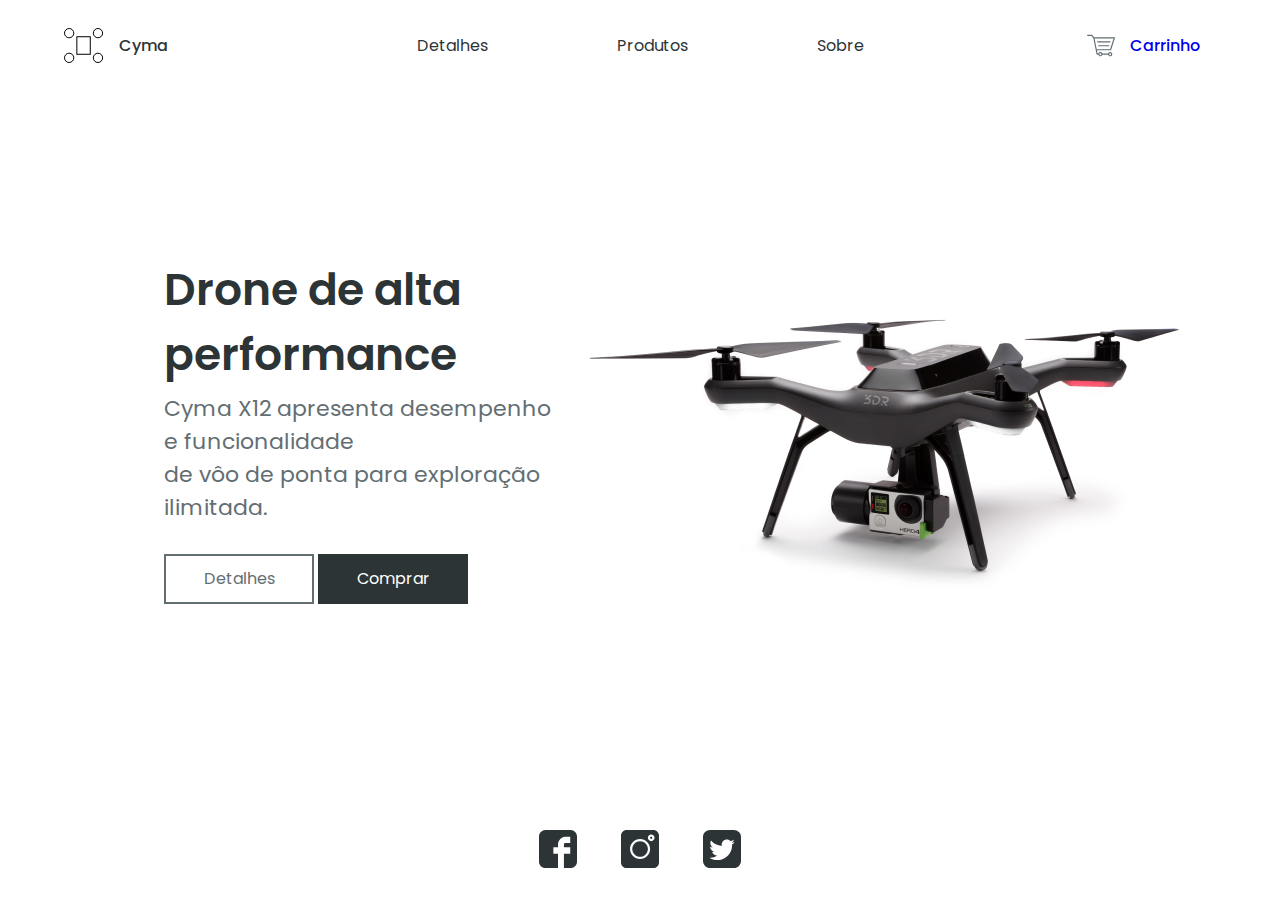
<file: index.html>
<!DOCTYPE html>
<html lang="pt-br">
<head>
  <!-- Meta Tags -->
  <meta charset="UTF-8">
  <title>Cyma - Drones de alta performance</title>
  <meta name="viewport" content="width=device-width, initial-scale=1.0">
  <meta http-equiv="X-UA-Compatible" content="ie=edge">
  <meta name="author" content="Helder Avila">
  <meta name="description" content="As soluções de tecnologia Cyma avançam as oportunidades de negócios, criando melhores maneiras de navegar no céu e pesquisar áreas e outras coisas.">

  <!-- SEO -->
  <meta property="og:type" content="website"/>
  <meta property="og:title" content="Cyma - Drones de alta performance"/>
  <meta property="og:description" content="As soluções de tecnologia Cyma avançam as oportunidades de negócios, criando melhores maneiras de navegar no céu e pesquisar áreas e outras coisas."/>
  <meta property="og:url" content="http://cymadrones.com.br"/>
  <meta property="og:image" content="http://cymadrones/img/og-image.png"/>

  <!-- Style -->
  <link href="https://fonts.googleapis.com/css?family=Poppins:400,500&display=swap" rel="stylesheet"/>
  <link rel="shortcut icon" href="img/favicon-32x32.png">
  <link rel="stylesheet" href="css/style.css">
</head>
<body>
  <!-- header -->
  <header>
    <div class="logo-container">
      <img src="img/logo-drone.svg" alt="logo">
      <a href="index.html"><h4 class="logo">Cyma</h4></a>
    </div>
    <nav>
      <ul class="nav-links">
        <li><a class="nav-link" href="detalhes.html">Detalhes</a></li>
        <li><a class="nav-link" href="produtos.html">Produtos</a></li>
        <li><a class="nav-link" href="sobre.html">Sobre</a></li>
      </ul>
    </nav>
    <div class="cart">
        <img src="img/cart.svg" alt="cart">
        <h4><a href="#" onclick="pop()">Carrinho</a></h4>
    </div>
  </header>
  <!-- Popup Carrinho -->
  <div class="box" id="box">
      <h1>Nenhum item no carrinho!</h1>
    </div>
  <!-- Conteudo Principal -->
  <main>
    <section class="presentation">
      <div class="introduction">
        <div class="intro-text">
          <h1>Drone de alta performance</h1>
          <p>Cyma X12 apresenta desempenho e funcionalidade<br>  de vôo de ponta
            para exploração ilimitada.</p>
        </div>
        <div class="btn">
          <button class="btn-about" onclick="window.location.href = 'detalhes.html';">Detalhes</button>
          <button class="btn-buy" onclick="window.location.href = 'produtos.html';">Comprar</button>
        </div>
      </div>
      <div class="cover">
        <img src="img/drone-cyma.png" alt="drone-cyma">
      </div>
    </section>
  </main>
  <!-- Rodapé -->
  <footer>
    <div class="social">
      <a href="#"><img class="img-social" src="img/facebook-logo.svg" alt="facebook-logo"></a>
      <a href="#"><img class="img-social" src="img/instagram-logo.svg" alt="instagram-logo"></a>
      <a href="#"><img class="img-social" src="img/twitter-logo.svg" alt="twitter-logo"></a>
    </div>
  </footer>
  <!-- Javascript -->
  <script src="js/main.js"></script>
  <!-- Global site tag (gtag.js) - Google Analytics -->
  <script async src="https://www.googletagmanager.com/gtag/js?id=UA-148326842-1"></script>
  <script>
    window.dataLayer = window.dataLayer || [];
    function gtag(){dataLayer.push(arguments);}
    gtag('js', new Date());
    gtag('config', 'UA-148326842-1');
  </script>
</body>
</html>
</file>
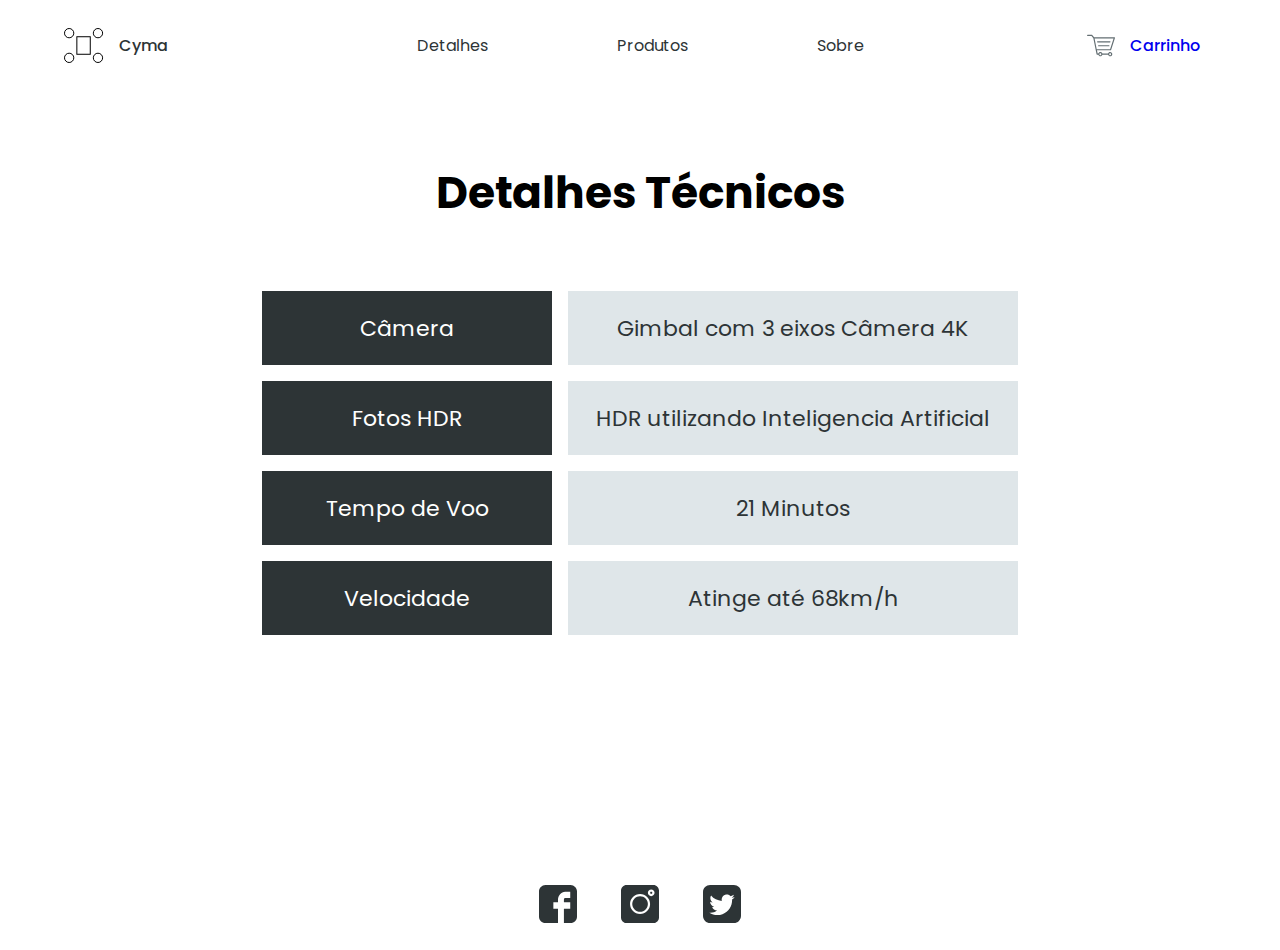
<file: detalhes.html>
<!DOCTYPE html>
<html lang="pt-br">
<head>
  <!-- Meta Tags -->
  <meta charset="UTF-8">
  <title>Cyma - Detalhes Técnicos Drone Cyma x12</title>
  <meta name="viewport" content="width=device-width, initial-scale=1.0">
  <meta http-equiv="X-UA-Compatible" content="ie=edge">
  <meta name="author" content="Helder Avila">
  <meta name="description" content="As soluções de tecnologia Cyma avançam as oportunidades de negócios, criando melhores maneiras de navegar no céu e pesquisar áreas e outras coisas.">

  <!-- SEO -->
  <meta property="og:type" content="website"/>
  <meta property="og:title" content="Cyma - Drones de alta performace"/>
  <meta property="og:description" content="As soluções de tecnologia Cyma avançam as oportunidades de negócios, criando melhores maneiras de navegar no céu e pesquisar áreas e outras coisas."/>
  <meta property="og:url" content="http://cymadrones/detalhes.html"/>
  <meta property="og:image" content="http://cymadrones/img/og-image.png"/>

  <!-- Stylet -->
  <link href="https://fonts.googleapis.com/css?family=Poppins:400,500&display=swap" rel="stylesheet"/>
  <link rel="shortcut icon" href="img/favicon-32x32.png">
  <link rel="stylesheet" href="css/style.css">

</head>
<body>
  <!-- header -->
  <header>
    <div class="logo-container">
      <img src="img/logo-drone.svg" alt="logo">
      <a href="index.html"><h4 class="logo">Cyma</h4></a>
    </div>
    <nav>
      <ul class="nav-links">
        <li><a class="nav-link" href="detalhes.html">Detalhes</a></li>
        <li><a class="nav-link" href="produtos.html">Produtos</a></li>
        <li><a class="nav-link" href="sobre.html">Sobre</a></li>
      </ul>
    </nav>
    <div class="cart">
        <img src="img/cart.svg" alt="cart">
        <h4><a href="#" onclick="pop()">Carrinho</a></h4>
    </div>
  </header>
    <!-- Popup Carrinho -->
    <div class="box" id="box">
      <h1>Nenhum item no carrinho!</h1>
    </div>
  <!-- Conteudo Principal -->
  <main>
    <section class="container">
      <div class="details">
        <h1>Detalhes Técnicos </h1>
        <table>
          <tr>
            <th>Câmera</th>
            <td>Gimbal com 3 eixos Câmera 4K</td>
          </tr>
          <tr>
            <th>Fotos HDR</th>
            <td>HDR utilizando Inteligencia Artificial</td>
          </tr>
          <tr>
            <th>Tempo de Voo</th>
            <td>21 Minutos</td>
          </tr>
          <tr>   
            <th>Velocidade</th>
            <td>Atinge até 68km/h</td>
          </tr>        
        </table>
      </div>
    </section>
  </main>
  <!-- Rodapé -->
  <footer>
    <div class="social">
      <a href="#"><img class="img-social" src="img/facebook-logo.svg" alt="facebook-logo"></a>
      <a href="#"><img class="img-social" src="img/instagram-logo.svg" alt="instagram-logo"></a>
      <a href="#"><img class="img-social" src="img/twitter-logo.svg" alt="twitter-logo"></a>
    </div>
  </footer>
  <!-- Javascript -->
  <script src="js/main.js"></script>
  <!-- Global site tag (gtag.js) - Google Analytics -->
  <script async src="https://www.googletagmanager.com/gtag/js?id=UA-148326842-1"></script>
  <script>
    window.dataLayer = window.dataLayer || [];
    function gtag(){dataLayer.push(arguments);}
    gtag('js', new Date());
    gtag('config', 'UA-148326842-1');
  </script>
</body>
</html>
</file>
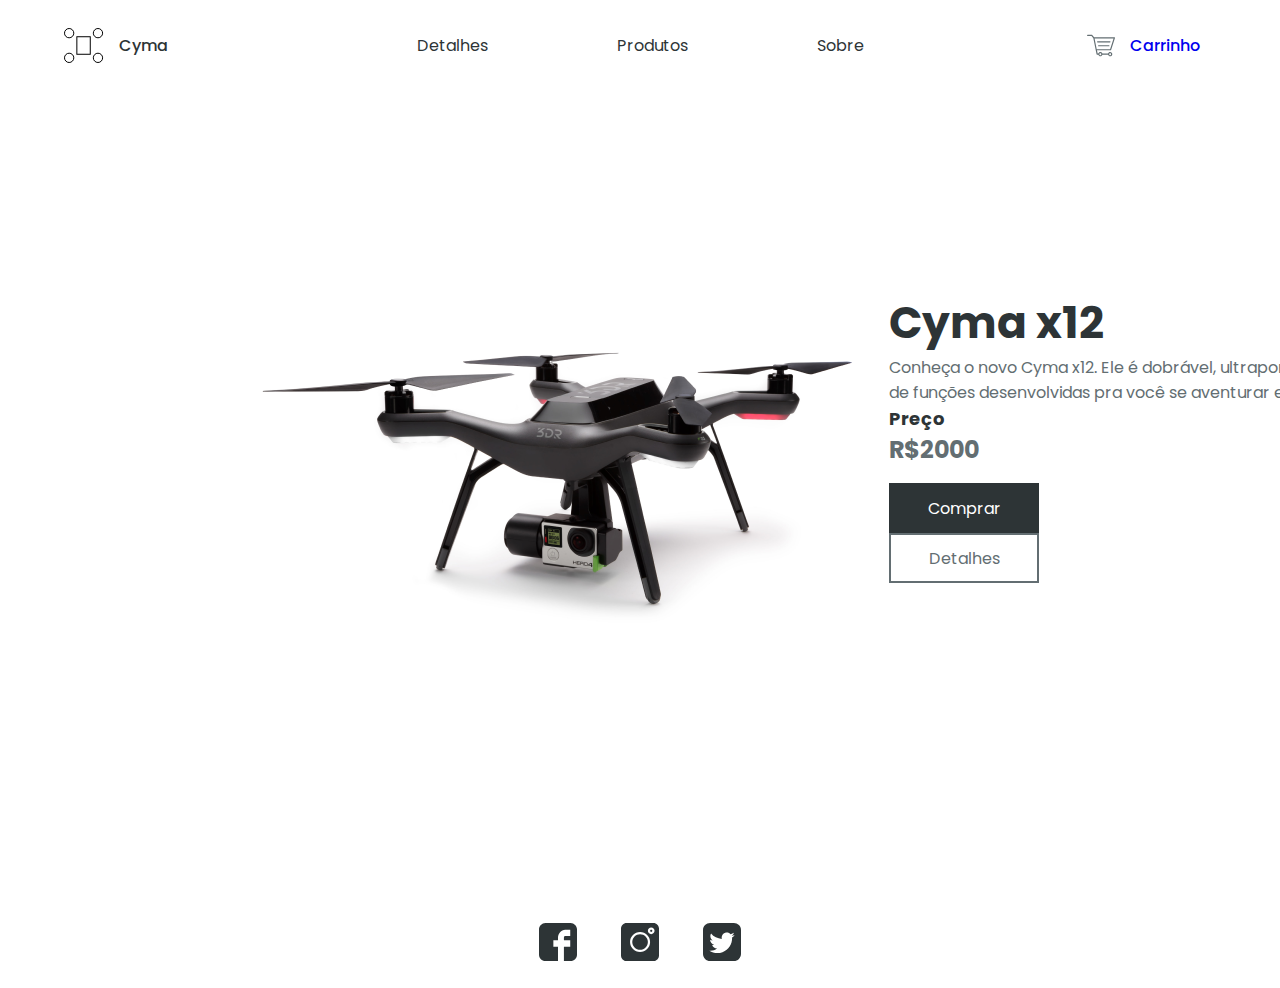
<file: produtos.html>
<!DOCTYPE html>
<html lang="pt-br">
<head>
  <!-- Meta Tags -->  
  <meta charset="UTF-8">
  <title>Cyma - Produtos</title>
  <meta name="viewport" content="width=device-width, initial-scale=1.0">
  <meta http-equiv="X-UA-Compatible" content="ie=edge">
  <meta name="author" content="Helder Avila">
  <meta name="description" content="As soluções de tecnologia Cyma avançam as oportunidades de negócios, criando melhores maneiras de navegar no céu e pesquisar áreas e outras coisas.">

  <!-- SEO -->
  <meta property="og:type" content="website"/>
  <meta property="og:title" content="Cyma - Drones de alta performace"/>
  <meta property="og:description" content="As soluções de tecnologia Cyma avançam as oportunidades de negócios, criando melhores maneiras de navegar no céu e pesquisar áreas e outras coisas."/>
  <meta property="og:url" content="http://cymadrones/produtos.html"/>
  <meta property="og:image" content="http://cymadrones/img/og-image.png"/>

  <!-- Style -->
  <link href="https://fonts.googleapis.com/css?family=Poppins:400,500&display=swap" rel="stylesheet"/>
  <link rel="shortcut icon" href="img/favicon-32x32.png">
  <link rel="stylesheet" href="css/style.css">
</head>
<body>
  <!-- Header -->  
  <header>
    <div class="logo-container">
      <img src="img/logo-drone.svg" alt="logo">
      <a href="index.html"><h4 class="logo">Cyma</h4></a>
    </div>
    <nav>
      <ul class="nav-links">
        <li><a class="nav-link" href="detalhes.html">Detalhes</a></li>
        <li><a class="nav-link" href="produtos.html">Produtos</a></li>
        <li><a class="nav-link" href="sobre.html">Sobre</a></li>
      </ul>
    </nav>
    <div class="cart">
        <img src="img/cart.svg" alt="cart">
        <h4><a href="#" onclick="pop()">Carrinho</a></h4>
    </div>
  </header>
    <!-- Popup Carrinho -->
    <div class="box" id="box">
      <h1>Nenhum item no carrinho!</h1>
    </div>  
  <!-- Conteudo Principal -->  
  <main>
    <section>
      <div class="intro-product">
        <div class="img">
          <img src="img/drone-cyma.png" alt="logo-drone">
        </div>
        <div class="descri">
          <h1>Cyma x12</h1>
          <p>Conheça o novo Cyma x12. Ele é dobrável, 
            ultraportátil e com uma série<br> de funções desenvolvidas pra você se aventurar e explorar sem limites!</p>
          <h2>Preço</h2>
          <h3>R$2000</h3>
          <div class="posi">
              <button class="btn-buy">Comprar</button>
              <button class="btn-about" onclick="window.location.href = 'detalhes.html';">Detalhes</button>
            </div>
      </div>
      </div>
    </section>
  </main>
  <!-- Rodapé -->  
  <footer>
    <div class="social">
      <a href="#"><img class="img-social" src="img/facebook-logo.svg" alt="facebook-logo"></a>
      <a href="#"><img class="img-social" src="img/instagram-logo.svg" alt="instagram-logo"></a>
      <a href="#"><img class="img-social" src="img/twitter-logo.svg" alt="twitter-logo"></a>
    </div>
  </footer>
  <!-- Javascript -->
  <script src="js/main.js"></script>
  <!-- Global site tag (gtag.js) - Google Analytics -->
  <script async src="https://www.googletagmanager.com/gtag/js?id=UA-148326842-1"></script>
  <script>
    window.dataLayer = window.dataLayer || [];
    function gtag(){dataLayer.push(arguments);}
    gtag('js', new Date());
    gtag('config', 'UA-148326842-1');
  </script>  
</body>
</html>
</file>
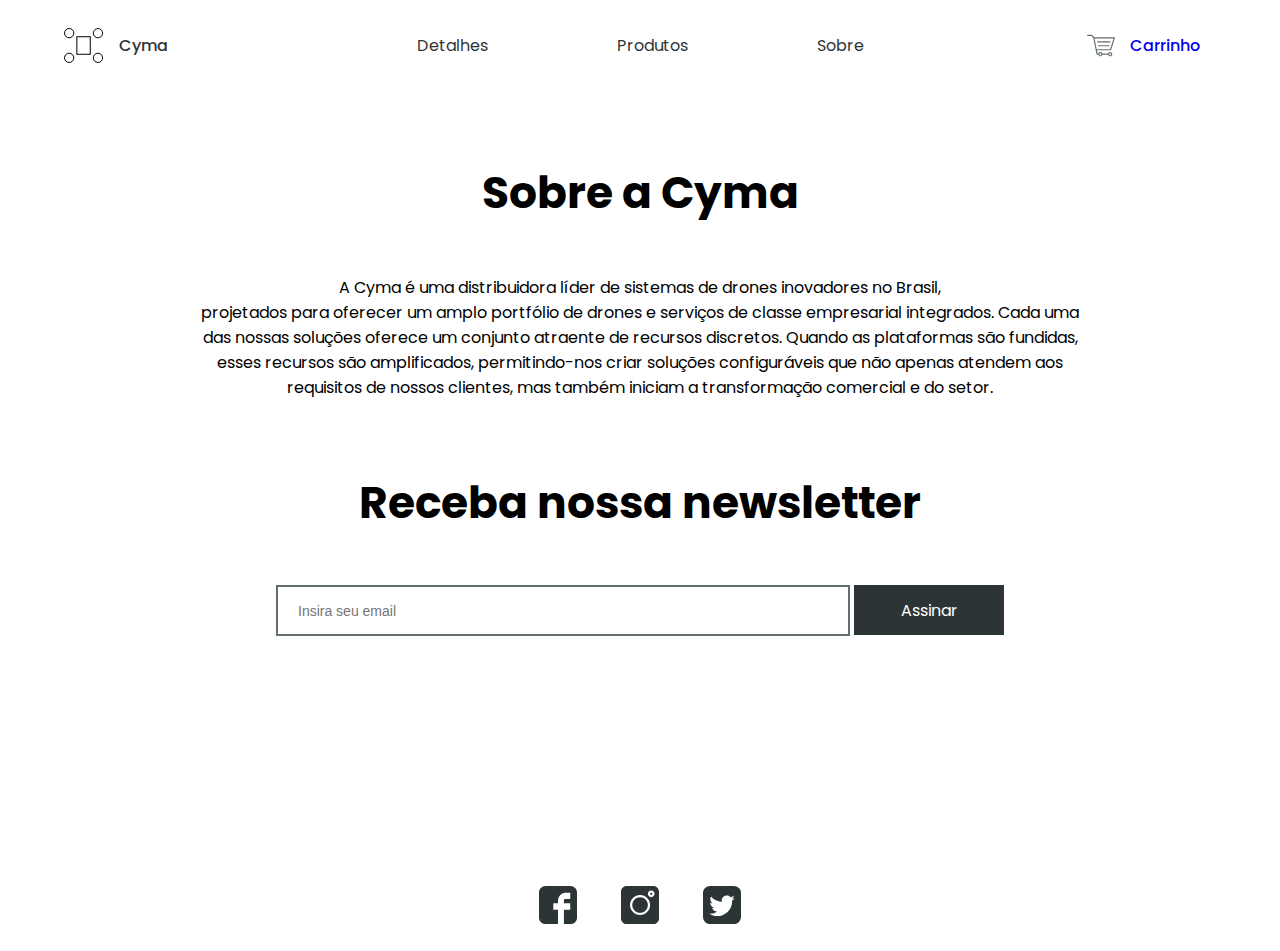
<file: sobre.html>
<!DOCTYPE html>
<html lang="pt-br">
<head>
  <!-- Meta Tags -->  
  <meta charset="UTF-8">
  <title>Cyma - Sobre a cyma</title>
  <meta name="viewport" content="width=device-width, initial-scale=1.0">
  <meta http-equiv="X-UA-Compatible" content="ie=edge">
  <meta name="author" content="Helder Avila">
  <meta name="description" content="As soluções de tecnologia Cyma avançam as oportunidades de negócios, criando melhores maneiras de navegar no céu e pesquisar áreas e outras coisas.">

  <!-- SEO -->
  <meta property="og:type" content="website"/>
  <meta property="og:title" content="Cyma - Drones de alta performace"/>
  <meta property="og:description" content="As soluções de tecnologia Cyma avançam as oportunidades de negócios, criando melhores maneiras de navegar no céu e pesquisar áreas e outras coisas."/>
  <meta property="og:url" content="http://cymadrones/sobre.html"/>
  <meta property="og:image" content="http://cymadrones/img/og-image.png"/>

  <!-- Style -->
  <link href="https://fonts.googleapis.com/css?family=Poppins:400,500&display=swap" rel="stylesheet"/>
  <link rel="shortcut icon" href="img/favicon-32x32.png">
  <link rel="stylesheet" href="css/style.css">
</head>
<body>
  <!-- Header -->  
  <header>
    <div class="logo-container">
      <img src="img/logo-drone.svg" alt="logo">
      <a href="index.html"><h4 class="logo">Cyma</h4></a>
    </div>
    <nav>
      <ul class="nav-links">
        <li><a class="nav-link" href="detalhes.html">Detalhes</a></li>
        <li><a class="nav-link" href="produtos.html">Produtos</a></li>
        <li><a class="nav-link" href="sobre.html">Sobre</a></li>
      </ul>
    </nav>
    <div class="cart">
        <img src="img/cart.svg" alt="cart">
        <h4><a href="#" onclick="pop()">Carrinho</a></h4>
    </div>
  </header>
    <!-- Popup Carrinho -->
    <div class="box" id="box">
      <h1>Nenhum item no carrinho!</h1>
    </div>  
  <!-- Conteudo Principal -->  
  <main>
      <section>
        <div class="about-cyma">
            <h1>Sobre a Cyma</h1>
            <p>A Cyma é uma distribuidora líder de sistemas de drones inovadores no Brasil,<br>
               projetados para oferecer um amplo portfólio de drones e serviços de classe empresarial integrados.
                Cada uma das nossas soluções oferece um conjunto atraente de recursos discretos.
                 Quando as plataformas são fundidas, esses recursos são amplificados,
                  permitindo-nos criar soluções configuráveis ​​que não apenas atendem aos requisitos de nossos clientes,
                   mas também iniciam a transformação comercial e do setor.</p>
            <h1>Receba nossa newsletter</h1>
            <form>
              <input type="email" placeholder="Insira seu email">
              <button class="btn-2 btn-buy">Assinar</button>
            </form>      
        </div>
      </section>
    </main>
  <footer>
  <!-- Rodapé -->    
    <div class="social">
      <a href="#"><img class="img-social" src="img/facebook-logo.svg" alt="facebook-logo"></a>
      <a href="#"><img class="img-social" src="img/instagram-logo.svg" alt="instagram-logo"></a>
      <a href="#"><img class="img-social" src="img/twitter-logo.svg" alt="twitter-logo"></a>
    </div>
  </footer>
  <!-- Javascript -->
  <script src="js/main.js"></script>
  <!-- Global site tag (gtag.js) - Google Analytics -->
  <script async src="https://www.googletagmanager.com/gtag/js?id=UA-148326842-1"></script>
  <script>
    window.dataLayer = window.dataLayer || [];
    function gtag(){dataLayer.push(arguments);}
    gtag('js', new Date());
    gtag('config', 'UA-148326842-1');
  </script>  
</body>
</html>
</file>
<file: css/style.css>
@charset "UTF-8";*{margin:0;padding:0;-webkit-box-sizing:0;box-sizing:0}body{font-family:'Poppins',sans-serif}button{font-family:'Poppins',sans-serif}textarea:focus,input:focus,select:focus{border-color:none!important;outline:0;-webkit-box-shadow:none!important;box-shadow:none!important}a{text-decoration:none}header{display:-webkit-box;display:-ms-flexbox;display:flex;width:90%;height:10vh;margin:auto;-webkit-box-align:center;-ms-flex-align:center;align-items:center}.logo-container,.nav-links,.cart{display:-webkit-box;display:-ms-flexbox;display:flex}.logo-container{-webkit-box-flex:1;-ms-flex:1;flex:1}.logo{font-weight:500;margin:15px;color:#2D3436}nav{-webkit-box-flex:2;-ms-flex:2;flex:2}.nav-links{-ms-flex-pack:distribute;justify-content:space-around;list-style:none}.nav-link{color:#2D3436;font-size:16px;text-decoration:none}.cart{-webkit-box-flex:1;-ms-flex:1;flex:1;-webkit-box-pack:end;-ms-flex-pack:end;justify-content:flex-end}.cart h4{font-weight:500;margin:15px;color:#2D3436}.presentation{display:-webkit-box;display:-ms-flexbox;display:flex;width:90%;margin:auto;min-height:80vh;-webkit-box-align:center;-ms-flex-align:center;align-items:center}.introduction{-webkit-box-flex:1;-ms-flex:1;flex:1}.intro-text{padding:0 0 0 100px}.intro-text h1{font-size:44px;font-weight:600;color:#2D3436;-webkit-animation:drop 1.5s ease;animation:drop 1.5s ease}.intro-text p{font-size:22px;font-weight:400;margin-top:5px;color:#636E72;-webkit-animation:drop 1.9s ease;animation:drop 1.9s ease}.btn{padding:30px 0 40px 100px}.btn-buy{width:150px;height:50px;border:none;font-size:16px;background:#2D3436;color:#fff;margin:0 0 0 32px;cursor:pointer;-webkit-animation:drop 1.5s ease;animation:drop 1.5s ease}.btn-about{width:150px;height:50px;background:none;border:2px solid #636E72;font-size:16px;color:#636E72;cursor:pointer;-webkit-animation:drop 1.5s ease;animation:drop 1.5s ease}.cover{-webkit-box-flex:1;-ms-flex:1;flex:1;display:-webkit-box;display:-ms-flexbox;display:flex;-webkit-box-pack:center;-ms-flex-pack:center;justify-content:center;-webkit-animation:drop 1.5s ease;animation:drop 1.5s ease}@-webkit-keyframes drop{0%{opacity:0;-webkit-transform:translateY(-80px);transform:translateY(-80px)}100%{opacity:1;-webkit-transform:translateY(0px);transform:translateY(0px)}}@keyframes drop{0%{opacity:0;-webkit-transform:translateY(-80px);transform:translateY(-80px)}100%{opacity:1;-webkit-transform:translateY(0px);transform:translateY(0px)}}footer{display:-webkit-box;display:-ms-flexbox;display:flex;width:90%;margin:auto;-ms-flex-pack:distribute;justify-content:space-around}footer .img-social{margin:20px}.intro-product{margin-top:200px;margin-bottom:220px;display:-webkit-box;display:-ms-flexbox;display:flex;-webkit-box-align:center;-ms-flex-align:center;align-items:center;width:90%}.img{margin:0 0 0 240px;-webkit-animation:drop 1.5s ease;animation:drop 1.5s ease;-webkit-box-flex:1;-ms-flex:1;flex:1;-webkit-box-pack:center;-ms-flex-pack:center;justify-content:center}.descri{-webkit-box-flex:2;-ms-flex:2;flex:2}.descri h1{font-size:44px;color:#2D3436;-webkit-animation:drop 1.5s ease;animation:drop 1.5s ease}.descri p{font-size:16px;color:#636E72;-webkit-animation:drop 1.5s ease;animation:drop 1.5s ease}.descri h2{font-size:18px;color:#2D3436;-webkit-animation:drop 1.5s ease;animation:drop 1.5s ease}.descri h3{font-size:24px;color:#636E72;-webkit-animation:drop 1.5s ease;animation:drop 1.5s ease}.posi{margin:16px 500px 100px 0}.btn-buy{margin:0}.container{display:-webkit-box;display:-ms-flexbox;display:flex;width:90%;margin:auto;-webkit-box-pack:center;-ms-flex-pack:center;justify-content:center}.container h1{font-size:44px;text-align:center;margin-top:70px;-webkit-animation:drop 1.5s ease;animation:drop 1.5s ease}table{padding:50px;border-spacing:16px;margin-bottom:164px;-webkit-animation:drop 1.5s ease;animation:drop 1.5s ease}table th{background:#2D3436;color:#fff;font-weight:400;font-size:22px;padding:12px 45px;width:200px;height:50px}table td{background:#DFE6E9;color:#2D3436;font-weight:400;font-size:22px;width:450px;height:60px;text-align:center}.about-cyma{display:-webkit-box;display:-ms-flexbox;display:flex;-webkit-box-orient:vertical;-webkit-box-direction:normal;-ms-flex-direction:column;flex-direction:column;-webkit-box-align:center;-ms-flex-align:center;align-items:center}.about-cyma h1{font-size:44px;text-align:center;margin-top:70px;-webkit-animation:drop 1.5s ease;animation:drop 1.5s ease}.about-cyma p{margin:50px 0 0;text-align:center;width:900px;-webkit-animation:drop 1.5s ease;animation:drop 1.5s ease}.about-cyma form input{width:550px;height:47px;border:2px solid #636E72;background:none;font-size:14px;padding-left:20px;-webkit-animation:drop 1.5s ease;animation:drop 1.5s ease;margin-top:50px;margin-bottom:230px}.about-cyma form input::-webkit-input-placeholder{font-size:14px;font-weight:400}.box{width:10%;overflow:hidden;background:#636E72;padding:10px;text-align:center;position:absolute;left:91%;-webkit-transform:translate(-50%,-50%);transform:translate(-50%,-50%);display:none}.box h1{font-size:14px;color:#fff;font-weight:400}@media screen and (max-width: 1024px){header{margin:20px;text-align:center;-webkit-box-orient:vertical;-webkit-box-direction:normal;-ms-flex-direction:column;flex-direction:column}.nav-link{padding:30px 8px 30px 10px}.cart img{display:none}.presentation{-webkit-box-orient:vertical;-webkit-box-direction:normal;-ms-flex-direction:column;flex-direction:column}.introduction{margin-left:-30px;margin-top:8vh}.intro-text h1{font-size:28px}.intro-text p{font-size:18px}.cover img{height:10%;width:80%}.btn{-webkit-box-orient:vertical;-webkit-box-direction:normal;-ms-flex-direction:column;flex-direction:column;margin-left:35px;padding:10px}.details h1{font-size:28px}.details th{width:100px;height:20px}.details table{margin-bottom:-20px}.intro-product{text-align:center;width:300px;-webkit-box-orient:vertical;-webkit-box-direction:normal;-ms-flex-direction:column;flex-direction:column;margin-bottom:0}.intro-product .img{display:none}.descri{margin-top:-100px;margin-left:500px;-webkit-box-orient:vertical;-webkit-box-direction:normal;-ms-flex-direction:column;flex-direction:column}.descri h1{margin-left:-400px;font-size:28px}.descri p{width:300px;font-size:18px}.descri h2,.descri h3{margin-left:-420px}.descri .posi{margin-left:70px}.about-cyma h1{font-size:28px}.about-cyma p{width:300px;font-size:18px}.about-cyma form{padding:10px}.about-cyma form input{margin:10px 0 20px 50px;width:250px;height:47px;font-size:14px}.about-cyma form input::-webkit-input-placeholder{font-size:14px;font-weight:400}.about-cyma form button{width:273px;margin:0 0 0 50px}}
</file>
